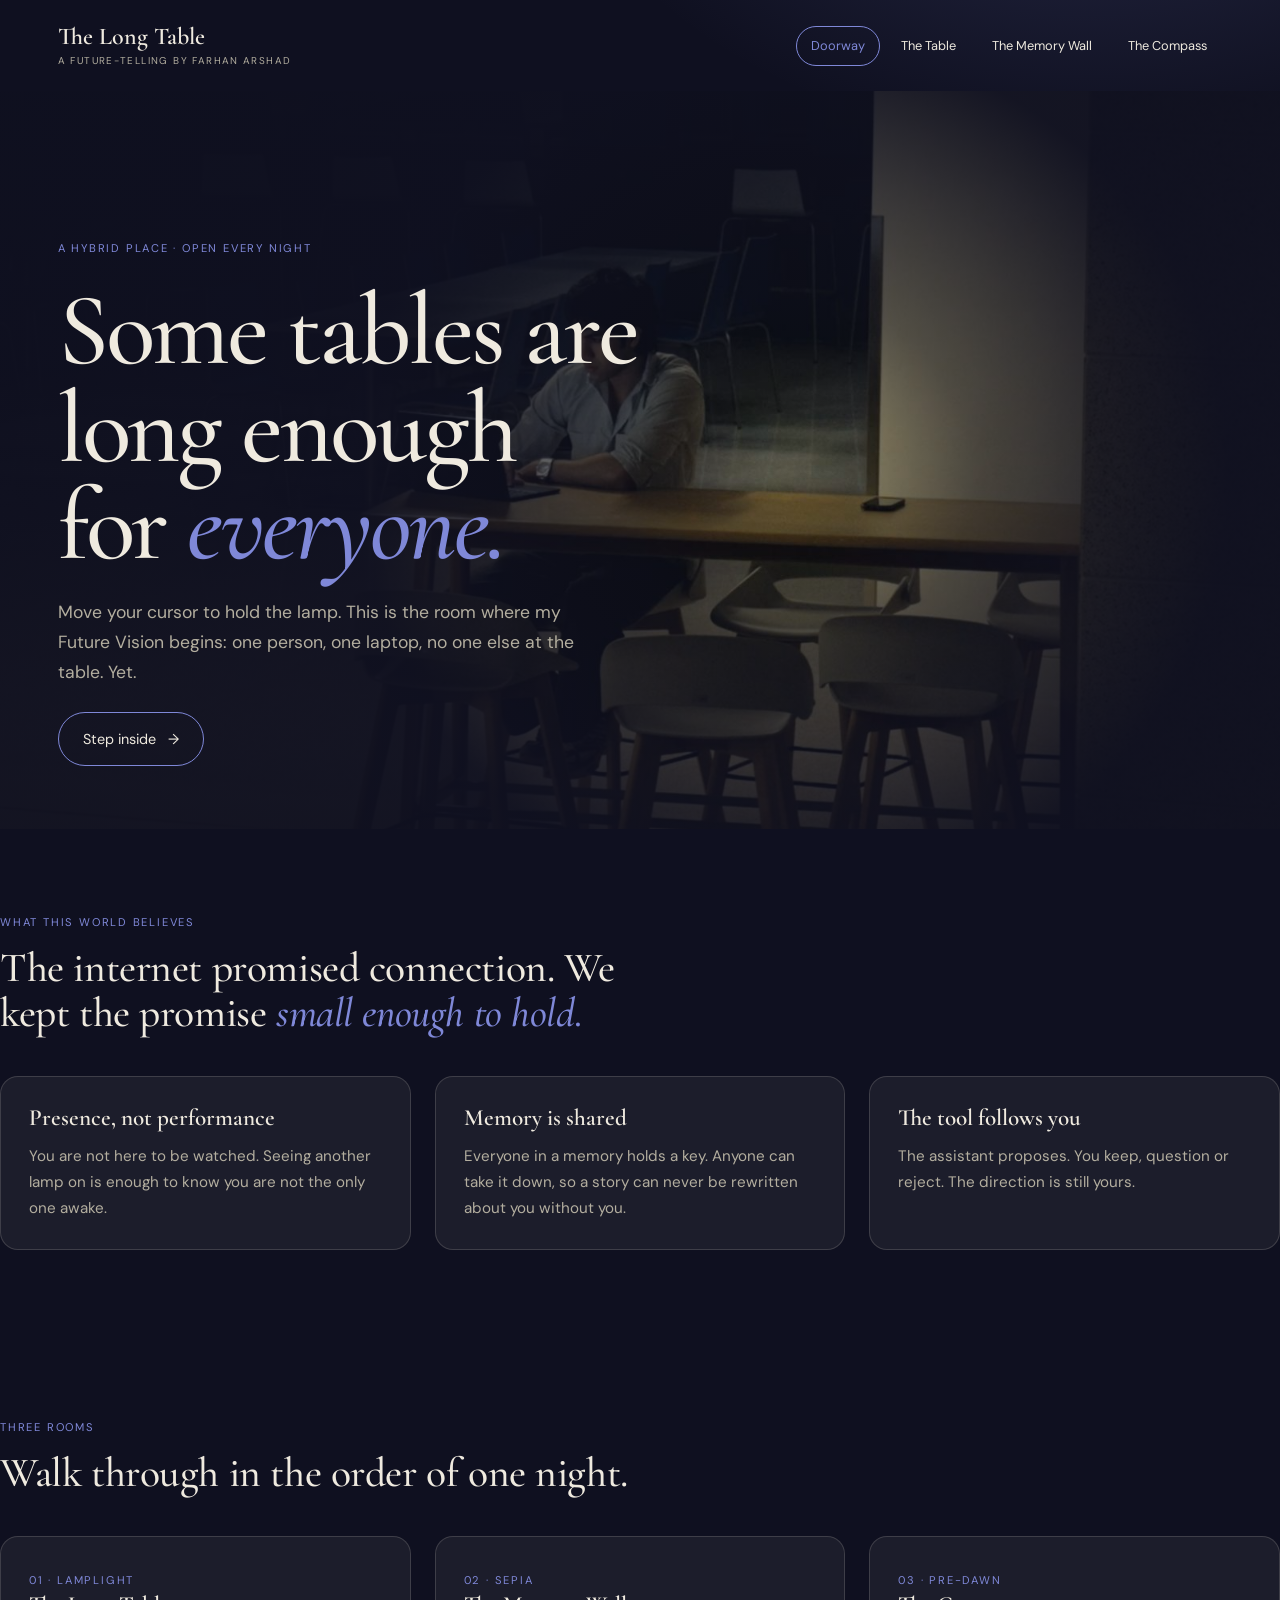
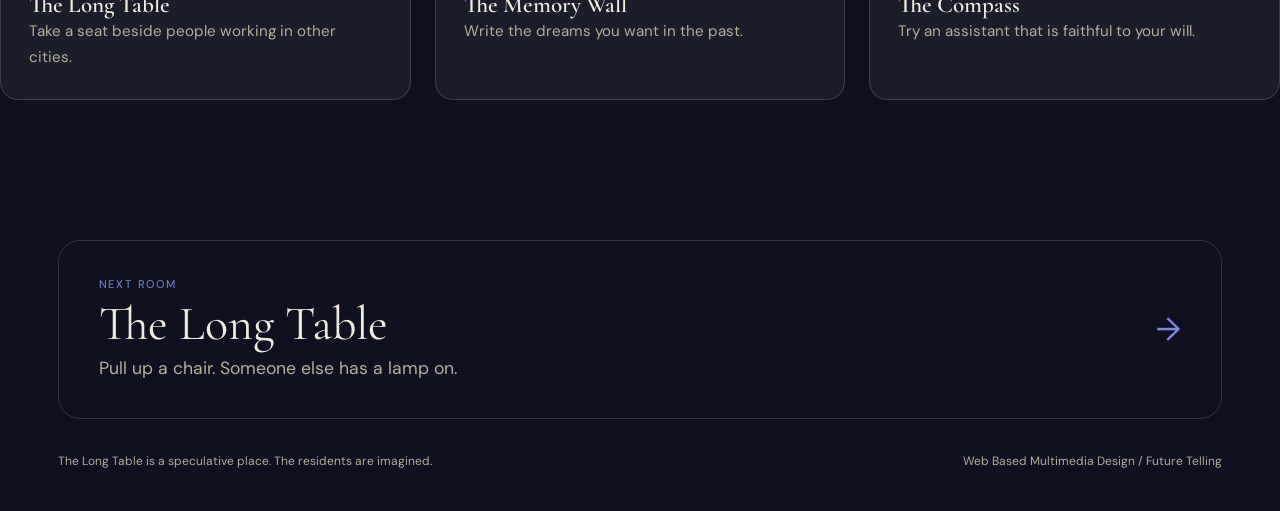
<file: index.html>
<!DOCTYPE html>
<html lang="en">
<head>
  <meta charset="UTF-8">
  <meta name="viewport" content="width=device-width, initial-scale=1.0">
  <meta name="description" content="A hybrid future place where people who build alone at night are never alone: a long table, a memory wall and an assistant that follows your will.">
  <title>The Doorway | The Long Table</title>
  <link rel="stylesheet" href="style.css">
  <script src="script.js" defer></script>
</head>
<body data-room="doorway">
  <a class="skip-link" href="#main">Skip to the room</a>
  <header class="site-header">
    <a class="brand" href="index.html">The Long Table<span>A future-telling by Farhan Arshad</span></a>
    <nav aria-label="Rooms">
      <ol class="rooms">
        <li><a href="index.html" aria-current="page">Doorway</a></li>
        <li><a href="table.html">The Table</a></li>
        <li><a href="memory.html">The Memory Wall</a></li>
        <li><a href="compass.html">The Compass</a></li>
      </ol>
    </nav>
  </header>

  <main id="main">
    <section class="doorway" aria-labelledby="page-title">
      <img src="images/late-night-table.jpg" alt="A person working at a laptop at a long wooden table in a dark, empty hall, lit only by the screen." width="1600" height="948" fetchpriority="high">
      <div class="wrap">
        <div class="doorway-copy">
          <p class="eyebrow">A hybrid place &middot; open every night</p>
          <h1 id="page-title">Some tables are long enough for <em>everyone.</em></h1>
          <p class="lede">Move your cursor to hold the lamp. This is the room where my Future Vision begins: one person, one laptop, no one else at the table. Yet.</p>
          <a class="button" href="table.html">Step inside <span aria-hidden="true">&rarr;</span></a>
        </div>
      </div>
    </section>

    <section class="section wrap" aria-labelledby="beliefs-title">
      <div class="section-head">
        <p class="eyebrow">What this world believes</p>
        <h2 id="beliefs-title">The internet promised connection. We kept the promise <em>small enough to hold.</em></h2>
      </div>
      <div class="row">
        <article class="card">
          <h3>Presence, not performance</h3>
          <p>You are not here to be watched. Seeing another lamp on is enough to know you are not the only one awake.</p>
        </article>
        <article class="card">
          <h3>Memory is shared</h3>
          <p>Everyone in a memory holds a key. Anyone can take it down, so a story can never be rewritten about you without you.</p>
        </article>
        <article class="card">
          <h3>The tool follows you</h3>
          <p>The assistant proposes. You keep, question or reject. The direction is still yours.</p>
        </article>
      </div>
    </section>

    <section class="section wrap" aria-labelledby="rooms-title">
      <div class="section-head">
        <p class="eyebrow">Three rooms</p>
        <h2 id="rooms-title">Walk through in the order of one night.</h2>
      </div>
      <ul class="row">
        <li class="card card--link">
          <a href="table.html">
            <span class="eyebrow">01 &middot; Lamplight</span>
            <h3>The Long Table</h3>
            <p>Take a seat beside people working in other cities.</p>
          </a>
        </li>
        <li class="card card--link">
          <a href="memory.html">
            <span class="eyebrow">02 &middot; Sepia</span>
            <h3>The Memory Wall</h3>
            <p>Write the dreams you want in the past.</p>
          </a>
        </li>
        <li class="card card--link">
          <a href="compass.html">
            <span class="eyebrow">03 &middot; Pre-dawn</span>
            <h3>The Compass</h3>
            <p>Try an assistant that is faithful to your will.</p>
          </a>
        </li>
      </ul>
    </section>
  </main>

  <footer class="site-footer">
    <a class="next-door" href="table.html">
      <span>
        <span class="eyebrow">Next room</span>
        <span class="next-title">The Long Table</span>
        <span class="lede">Pull up a chair. Someone else has a lamp on.</span>
      </span>
      <span class="next-arrow" aria-hidden="true">&rarr;</span>
    </a>
    <p class="colophon"><span>The Long Table is a speculative place. The residents are imagined.</span><span>Web Based Multimedia Design / Future Telling</span></p>
  </footer>
</body>
</html>
</file>
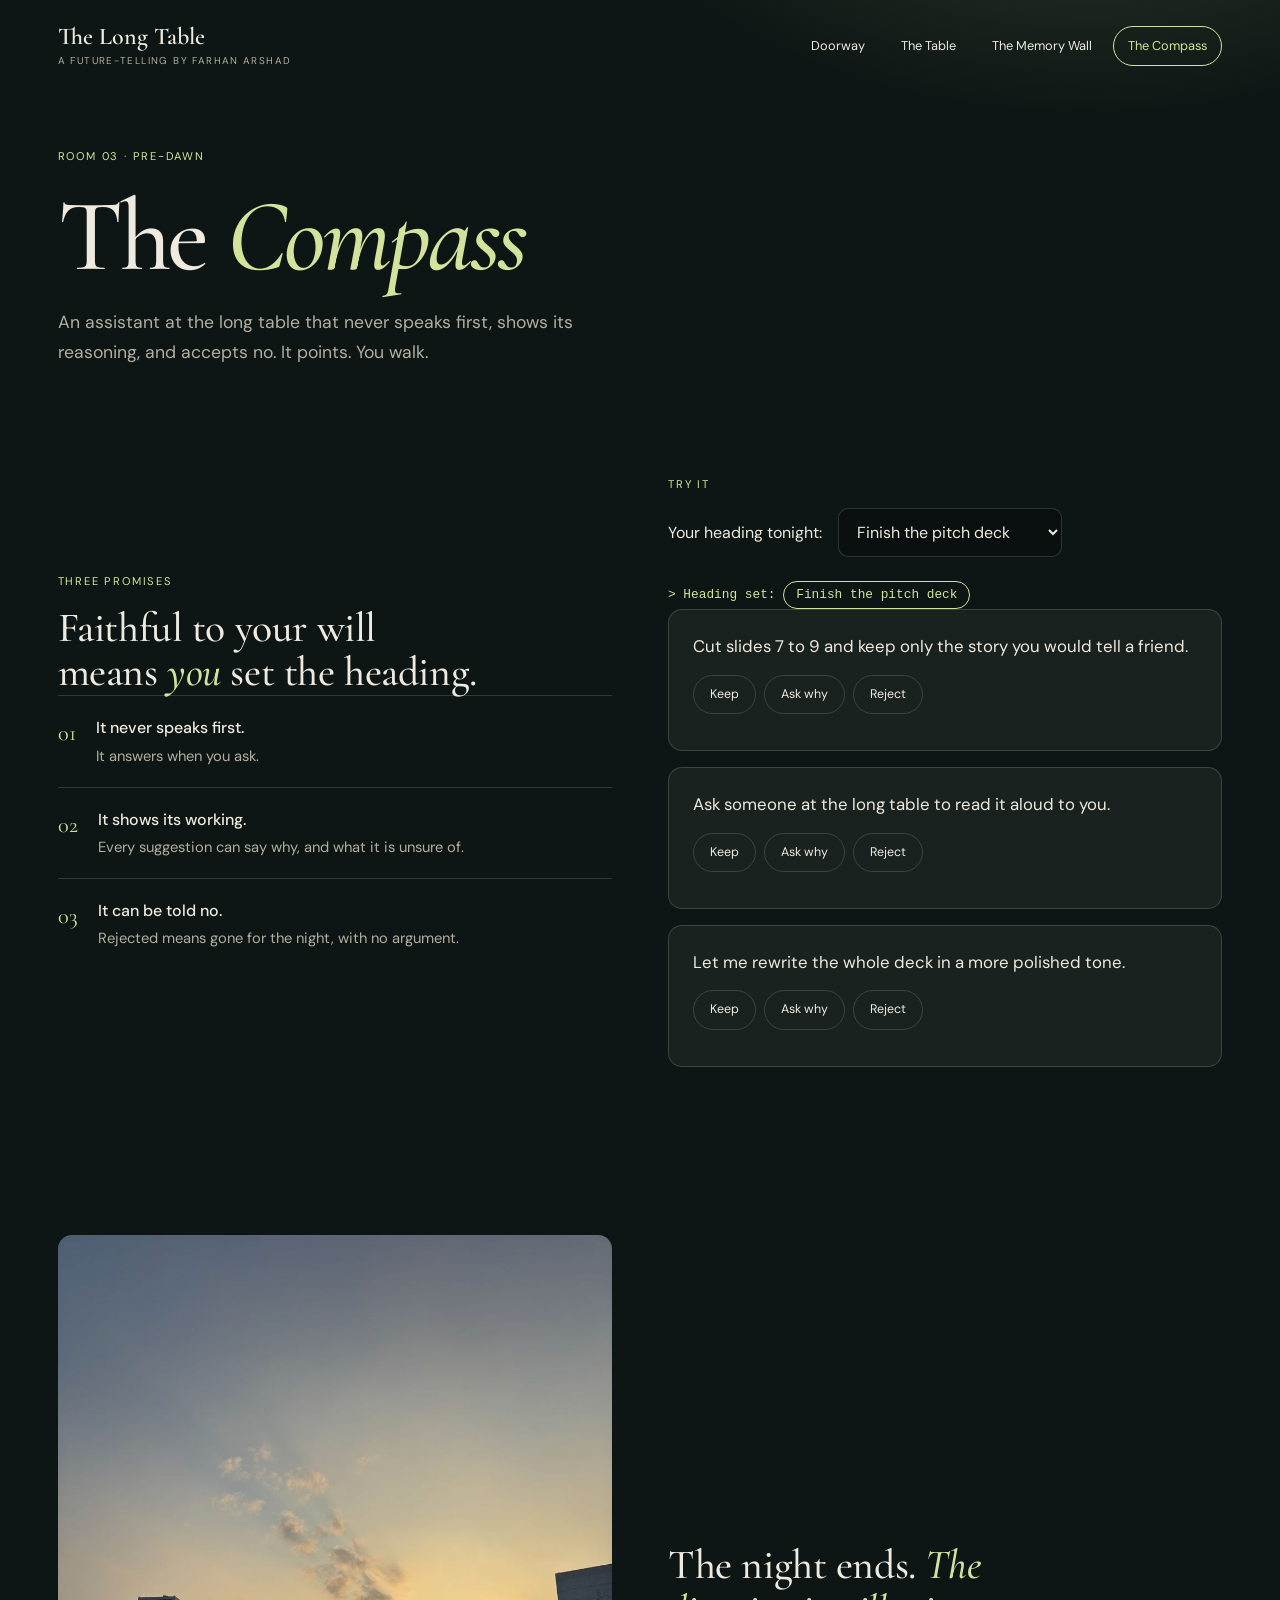
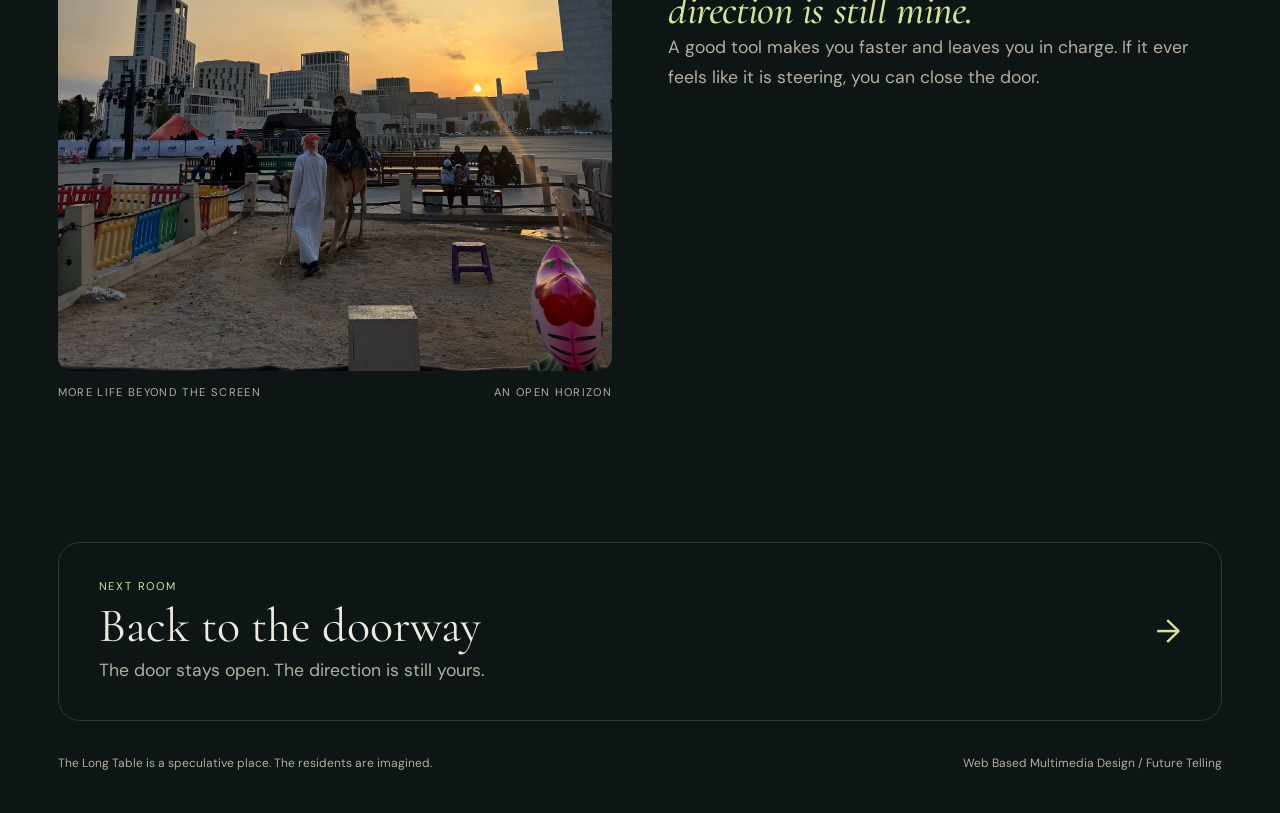
<file: compass.html>
<!DOCTYPE html>
<html lang="en">
<head>
  <meta charset="UTF-8">
  <meta name="viewport" content="width=device-width, initial-scale=1.0">
  <meta name="description" content="An assistant that is faithful to your will: it proposes, shows its reasoning, and accepts no for an answer.">
  <title>The Compass | The Long Table</title>
  <link rel="stylesheet" href="style.css">
  <script src="script.js" defer></script>
</head>
<body data-room="compass">
  <a class="skip-link" href="#main">Skip to the room</a>
  <header class="site-header">
    <a class="brand" href="index.html">The Long Table<span>A future-telling by Farhan Arshad</span></a>
    <nav aria-label="Rooms">
      <ol class="rooms">
        <li><a href="index.html">Doorway</a></li>
        <li><a href="table.html">The Table</a></li>
        <li><a href="memory.html">The Memory Wall</a></li>
        <li><a href="compass.html" aria-current="page">The Compass</a></li>
      </ol>
    </nav>
  </header>

  <main id="main">
    <div class="wrap">
      <section class="page-intro" aria-labelledby="page-title">
        <p class="eyebrow">Room 03 &middot; Pre-dawn</p>
        <h1 id="page-title">The <em>Compass</em></h1>
        <p class="lede">An assistant at the long table that never speaks first, shows its reasoning, and accepts no. It points. You walk.</p>
      </section>

      <section class="section" aria-labelledby="try-title">
        <div class="split">
          <div>
            <p class="eyebrow">Three promises</p>
            <h2 id="try-title">Faithful to your will means <em>you</em> set the heading.</h2>
            <ol class="rules">
              <li><div><strong>It never speaks first.</strong><span>It answers when you ask.</span></div></li>
              <li><div><strong>It shows its working.</strong><span>Every suggestion can say why, and what it is unsure of.</span></div></li>
              <li><div><strong>It can be told no.</strong><span>Rejected means gone for the night, with no argument.</span></div></li>
            </ol>
          </div>

          <div>
            <p class="eyebrow">Try it</p>
            <div class="compass-controls">
              <label for="heading">Your heading tonight:</label>
              <select id="heading" data-heading>
                <option value="pitch">Finish the pitch deck</option>
                <option value="family">Call home</option>
                <option value="cook">Learn one dish properly</option>
              </select>
            </div>
            <p class="system-voice">&gt; Heading set: <span class="heading-chip" data-chip>Finish the pitch deck</span></p>
            <ul class="proposals" data-proposals aria-live="polite"></ul>
          </div>
        </div>
      </section>

      <section class="section" aria-labelledby="horizon-title">
        <div class="split">
          <figure>
            <img src="images/sunset.jpg" alt="A camel ride in an open plaza at sunset with city buildings behind." width="1000" height="1328" loading="lazy">
            <figcaption><span>More life beyond the screen</span><span>An open horizon</span></figcaption>
          </figure>
          <div>
            <h2 id="horizon-title">The night ends. <em>The direction is still mine.</em></h2>
            <p class="lede">A good tool makes you faster and leaves you in charge. If it ever feels like it is steering, you can close the door.</p>
          </div>
        </div>
      </section>
    </div>
  </main>

  <footer class="site-footer">
    <a class="next-door" href="index.html">
      <span>
        <span class="eyebrow">Next room</span>
        <span class="next-title">Back to the doorway</span>
        <span class="lede">The door stays open. The direction is still yours.</span>
      </span>
      <span class="next-arrow" aria-hidden="true">&rarr;</span>
    </a>
    <p class="colophon"><span>The Long Table is a speculative place. The residents are imagined.</span><span>Web Based Multimedia Design / Future Telling</span></p>
  </footer>
</body>
</html>
</file>
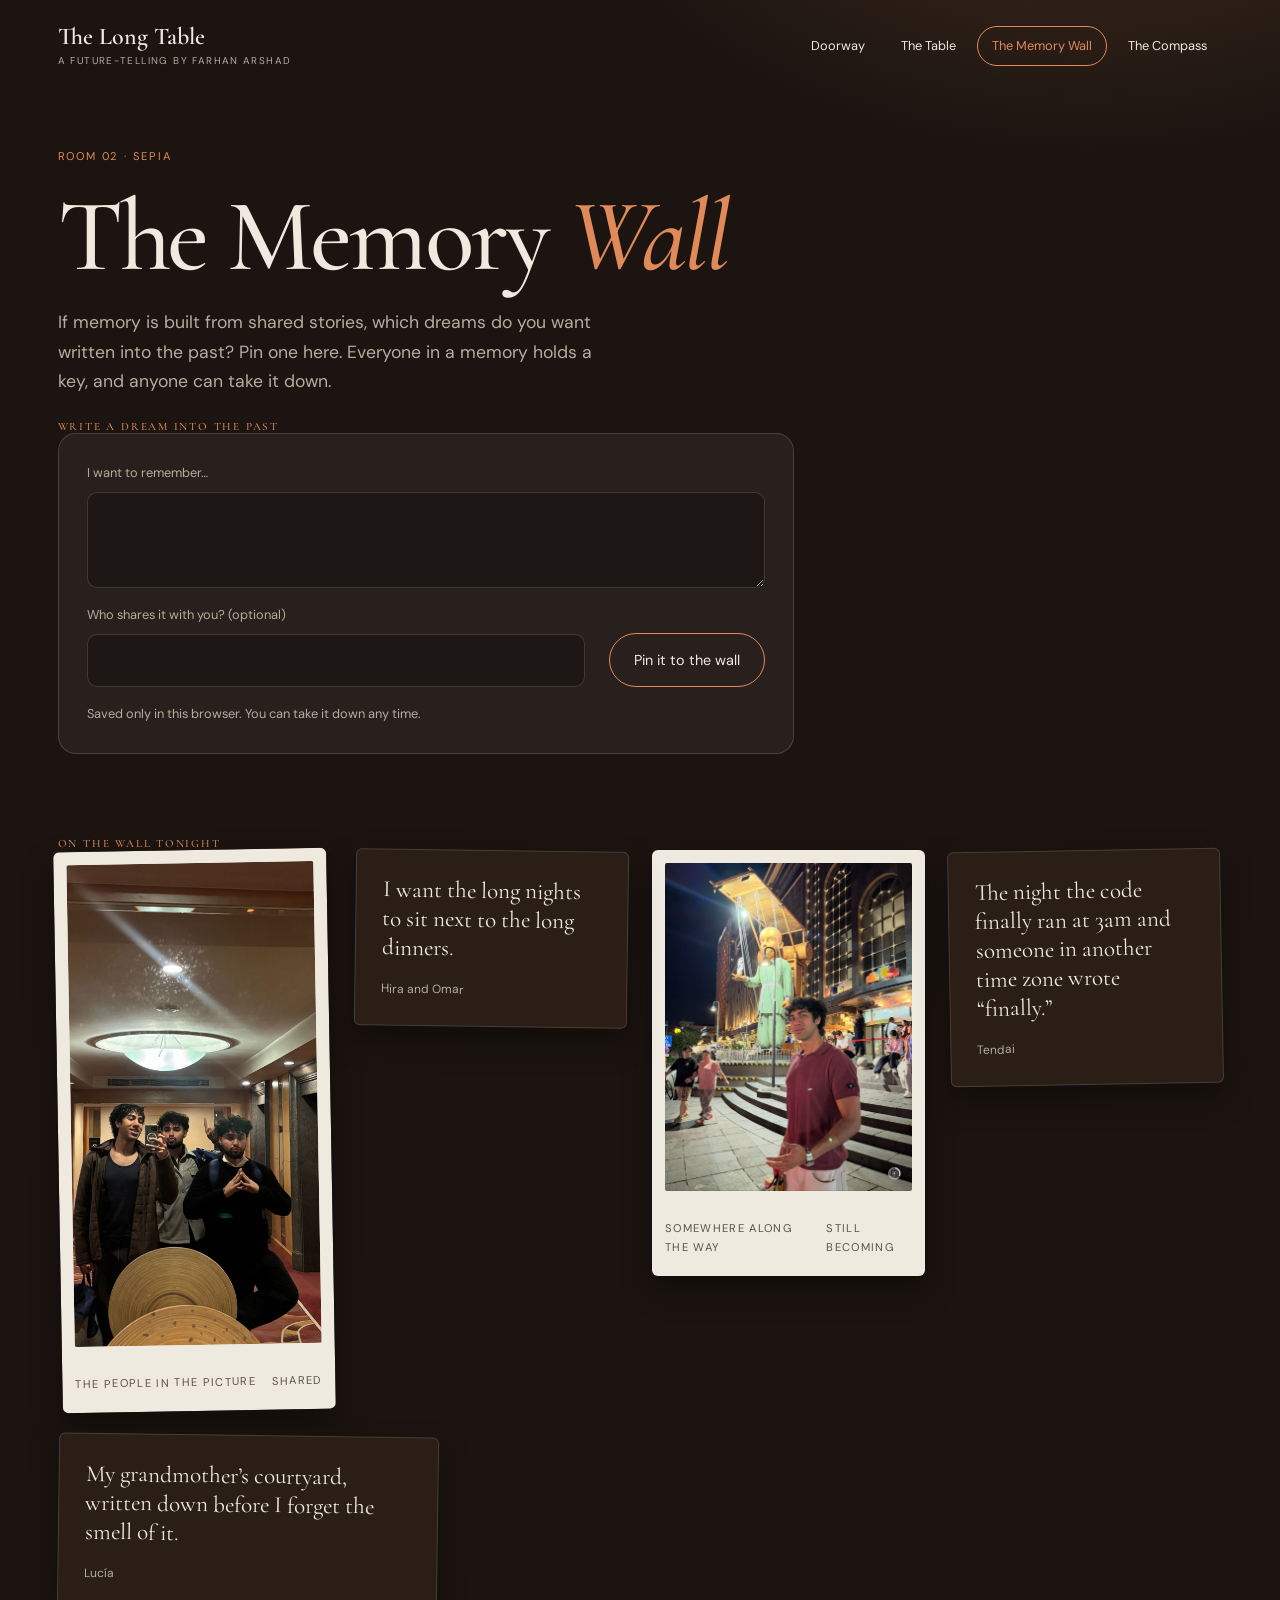
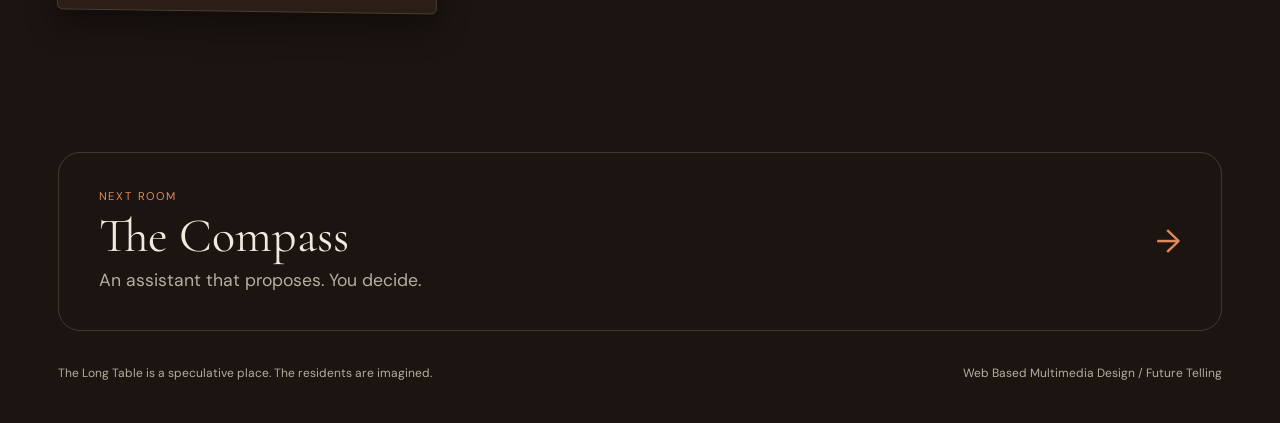
<file: memory.html>
<!DOCTYPE html>
<html lang="en">
<head>
  <meta charset="UTF-8">
  <meta name="viewport" content="width=device-width, initial-scale=1.0">
  <meta name="description" content="A shared wall where people write the dreams they want in the past. Every person in a memory can take it down.">
  <title>The Memory Wall | The Long Table</title>
  <link rel="stylesheet" href="style.css">
  <script src="script.js" defer></script>
</head>
<body data-room="memory">
  <a class="skip-link" href="#main">Skip to the room</a>
  <header class="site-header">
    <a class="brand" href="index.html">The Long Table<span>A future-telling by Farhan Arshad</span></a>
    <nav aria-label="Rooms">
      <ol class="rooms">
        <li><a href="index.html">Doorway</a></li>
        <li><a href="table.html">The Table</a></li>
        <li><a href="memory.html" aria-current="page">The Memory Wall</a></li>
        <li><a href="compass.html">The Compass</a></li>
      </ol>
    </nav>
  </header>

  <main id="main">
    <div class="wrap">
      <section class="page-intro" aria-labelledby="page-title">
        <p class="eyebrow">Room 02 &middot; Sepia</p>
        <h1 id="page-title">The Memory <em>Wall</em></h1>
        <p class="lede">If memory is built from shared stories, which dreams do you want written into the past? Pin one here. Everyone in a memory holds a key, and anyone can take it down.</p>
      </section>

      <section aria-labelledby="form-title">
        <h2 id="form-title" class="eyebrow">Write a dream into the past</h2>
        <form class="memory-form" data-memory-form>
          <label>I want to remember&hellip;
            <textarea name="dream" required maxlength="220"></textarea>
          </label>
          <div class="row">
            <label class="grow">Who shares it with you? (optional)
              <input type="text" name="with" maxlength="60">
            </label>
            <button class="button" type="submit">Pin it to the wall</button>
          </div>
          <p class="lede small">Saved only in this browser. You can take it down any time.</p>
        </form>
      </section>

      <section class="section" aria-labelledby="wall-title">
        <h2 id="wall-title" class="eyebrow">On the wall tonight</h2>
        <div class="wall" data-wall>
          <figure class="pin pin--photo">
            <img src="images/friends.jpg" alt="Three friends posing together in a hallway mirror." width="900" height="1754" loading="lazy">
            <figcaption><span>The people in the picture</span><span>Shared</span></figcaption>
          </figure>
          <article class="pin">
            <blockquote>I want the long nights to sit next to the long dinners.</blockquote>
            <footer><span>Hira and Omar</span></footer>
          </article>
          <figure class="pin pin--photo">
            <img src="images/night-walk.jpg" alt="A portrait on a lively street at night, with lit buildings and a large puppet sculpture behind." width="1000" height="1327" loading="lazy">
            <figcaption><span>Somewhere along the way</span><span>Still becoming</span></figcaption>
          </figure>
          <article class="pin">
            <blockquote>The night the code finally ran at 3am and someone in another time zone wrote &ldquo;finally.&rdquo;</blockquote>
            <footer><span>Tendai</span></footer>
          </article>
          <article class="pin">
            <blockquote>My grandmother&rsquo;s courtyard, written down before I forget the smell of it.</blockquote>
            <footer><span>Luc&iacute;a</span></footer>
          </article>
        </div>
      </section>
    </div>
  </main>

  <footer class="site-footer">
    <a class="next-door" href="compass.html">
      <span>
        <span class="eyebrow">Next room</span>
        <span class="next-title">The Compass</span>
        <span class="lede">An assistant that proposes. You decide.</span>
      </span>
      <span class="next-arrow" aria-hidden="true">&rarr;</span>
    </a>
    <p class="colophon"><span>The Long Table is a speculative place. The residents are imagined.</span><span>Web Based Multimedia Design / Future Telling</span></p>
  </footer>
</body>
</html>
</file>
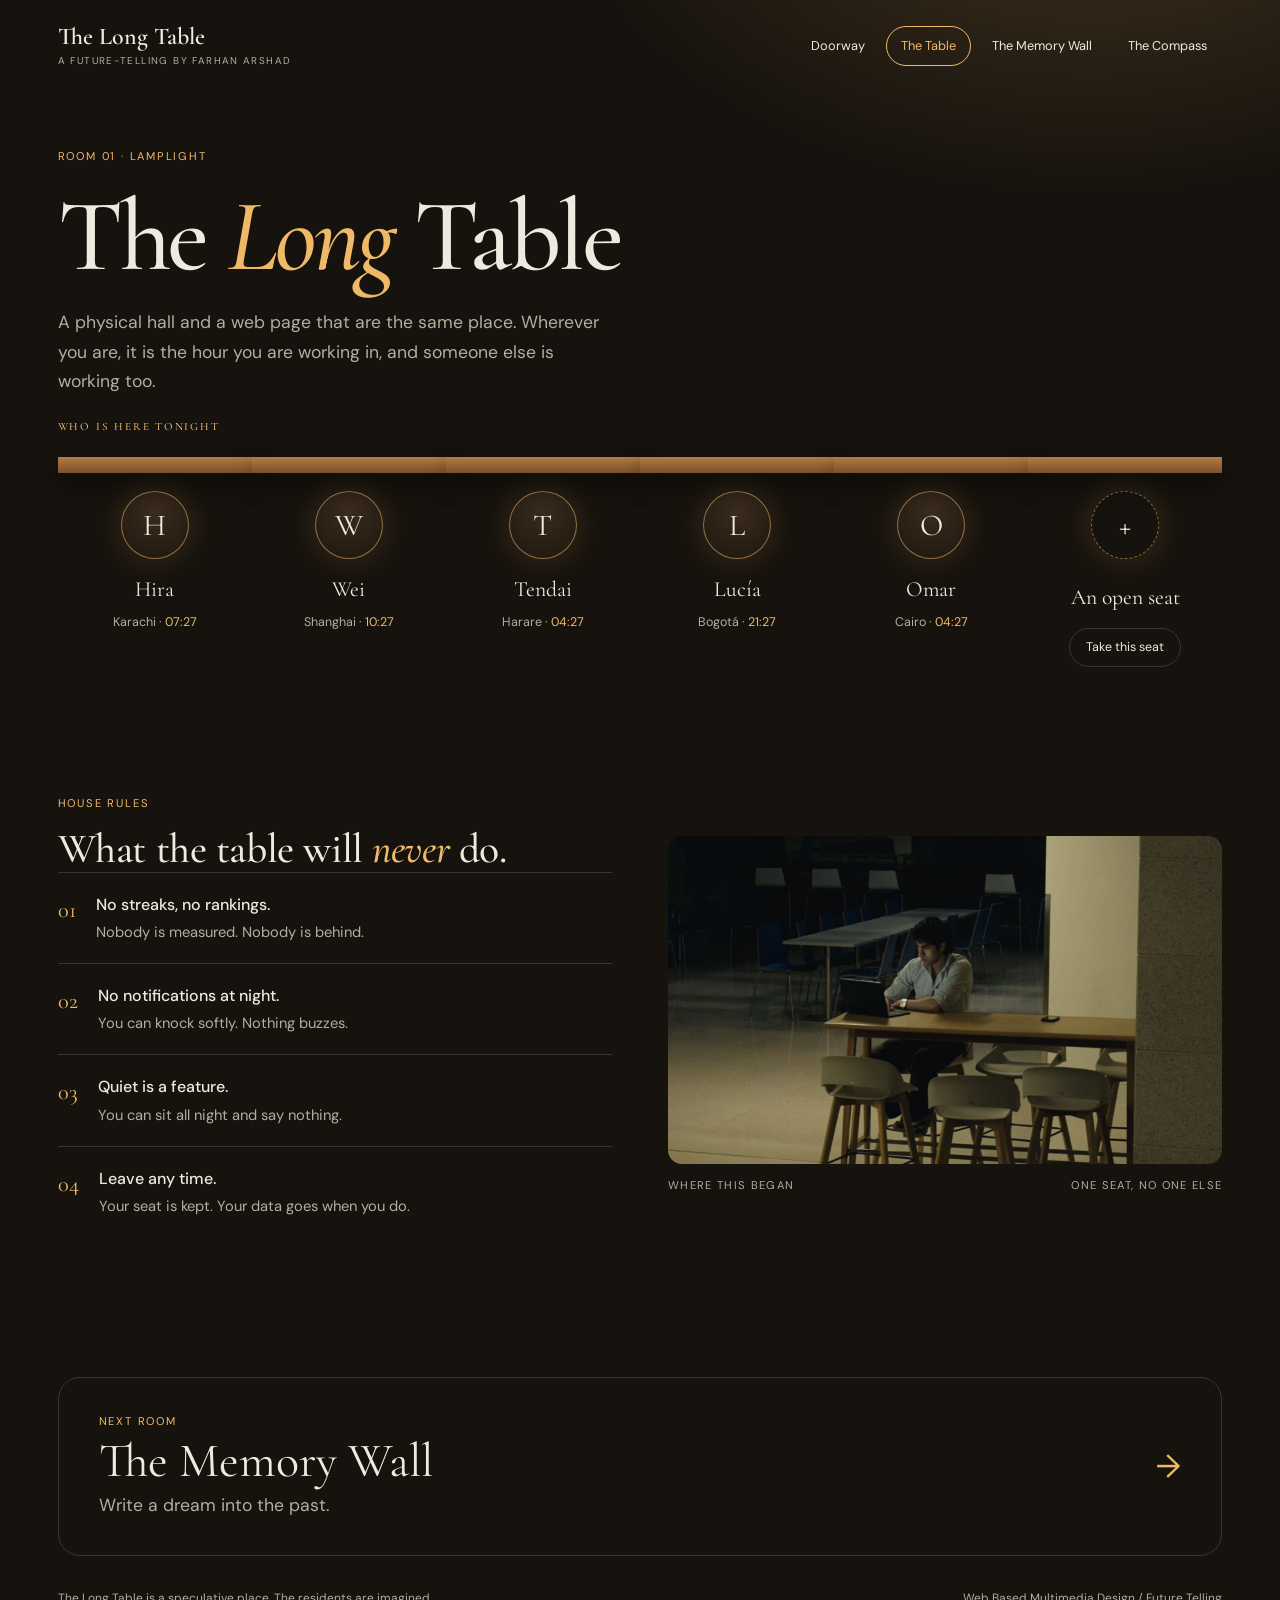
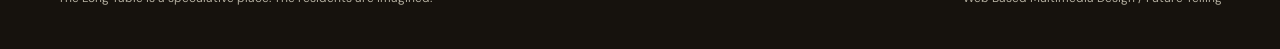
<file: table.html>
<!DOCTYPE html>
<html lang="en">
<head>
  <meta charset="UTF-8">
  <meta name="viewport" content="width=device-width, initial-scale=1.0">
  <meta name="description" content="A long table shared by people building things alone at night in different cities. No streaks, no rankings, no notifications.">
  <title>The Long Table | The Long Table</title>
  <link rel="stylesheet" href="style.css">
  <script src="script.js" defer></script>
</head>
<body data-room="table">
  <a class="skip-link" href="#main">Skip to the room</a>
  <header class="site-header">
    <a class="brand" href="index.html">The Long Table<span>A future-telling by Farhan Arshad</span></a>
    <nav aria-label="Rooms">
      <ol class="rooms">
        <li><a href="index.html">Doorway</a></li>
        <li><a href="table.html" aria-current="page">The Table</a></li>
        <li><a href="memory.html">The Memory Wall</a></li>
        <li><a href="compass.html">The Compass</a></li>
      </ol>
    </nav>
  </header>

  <main id="main">
    <div class="wrap">
      <section class="page-intro" aria-labelledby="page-title">
        <p class="eyebrow">Room 01 &middot; Lamplight</p>
        <h1 id="page-title">The <em>Long</em> Table</h1>
        <p class="lede">A physical hall and a web page that are the same place. Wherever you are, it is the hour you are working in, and someone else is working too.</p>
      </section>

      <section aria-labelledby="seats-title">
        <h2 id="seats-title" class="eyebrow">Who is here tonight</h2>
        <ul class="seats">
        <li class="seat">
          <details>
            <summary>
              <span class="avatar" aria-hidden="true">H</span>
              <span class="name">Hira</span>
              <span class="where">Karachi &middot; <time data-tz="Asia/Karachi">--:--</time></span>
            </summary>
            <div class="note">
              <p>Revising a thesis chapter on rural schools.</p>
              <button class="button button--quiet" type="button" data-knock>Knock softly</button>
            </div>
          </details>
        </li>
        <li class="seat">
          <details>
            <summary>
              <span class="avatar" aria-hidden="true">W</span>
              <span class="name">Wei</span>
              <span class="where">Shanghai &middot; <time data-tz="Asia/Shanghai">--:--</time></span>
            </summary>
            <div class="note">
              <p>Soldering a first synth kit, badly, happily.</p>
              <button class="button button--quiet" type="button" data-knock>Knock softly</button>
            </div>
          </details>
        </li>
        <li class="seat">
          <details>
            <summary>
              <span class="avatar" aria-hidden="true">T</span>
              <span class="name">Tendai</span>
              <span class="where">Harare &middot; <time data-tz="Africa/Harare">--:--</time></span>
            </summary>
            <div class="note">
              <p>Drafting a pitch for a village solar co-op.</p>
              <button class="button button--quiet" type="button" data-knock>Knock softly</button>
            </div>
          </details>
        </li>
        <li class="seat">
          <details>
            <summary>
              <span class="avatar" aria-hidden="true">L</span>
              <span class="name">Luc&iacute;a</span>
              <span class="where">Bogot&aacute; &middot; <time data-tz="America/Bogota">--:--</time></span>
            </summary>
            <div class="note">
              <p>Mending a jacket pattern her grandmother drew.</p>
              <button class="button button--quiet" type="button" data-knock>Knock softly</button>
            </div>
          </details>
        </li>
        <li class="seat">
          <details>
            <summary>
              <span class="avatar" aria-hidden="true">O</span>
              <span class="name">Omar</span>
              <span class="where">Cairo &middot; <time data-tz="Africa/Cairo">--:--</time></span>
            </summary>
            <div class="note">
              <p>Rebuilding the bus timetable for his own street.</p>
              <button class="button button--quiet" type="button" data-knock>Knock softly</button>
            </div>
          </details>
        </li>
          <li class="seat seat--open">
            <div class="seat-inner">
              <span class="avatar" aria-hidden="true">+</span>
              <span class="name">An open seat</span>
              <button class="button button--quiet" type="button" data-claim aria-pressed="false">Take this seat</button>
            </div>
          </li>
        </ul>
        <p class="status" role="status" data-status></p>
      </section>

      <section class="section" aria-labelledby="rules-title">
        <div class="split">
          <div>
            <p class="eyebrow">House rules</p>
            <h2 id="rules-title">What the table will <em>never</em> do.</h2>
            <ol class="rules">
              <li><div><strong>No streaks, no rankings.</strong><span>Nobody is measured. Nobody is behind.</span></div></li>
              <li><div><strong>No notifications at night.</strong><span>You can knock softly. Nothing buzzes.</span></div></li>
              <li><div><strong>Quiet is a feature.</strong><span>You can sit all night and say nothing.</span></div></li>
              <li><div><strong>Leave any time.</strong><span>Your seat is kept. Your data goes when you do.</span></div></li>
            </ol>
          </div>
          <figure>
            <img src="images/late-night-table.jpg" alt="A person working alone at a long table in a dark hall." width="1600" height="948" loading="lazy">
            <figcaption><span>Where this began</span><span>One seat, no one else</span></figcaption>
          </figure>
        </div>
      </section>
    </div>
  </main>

  <footer class="site-footer">
    <a class="next-door" href="memory.html">
      <span>
        <span class="eyebrow">Next room</span>
        <span class="next-title">The Memory Wall</span>
        <span class="lede">Write a dream into the past.</span>
      </span>
      <span class="next-arrow" aria-hidden="true">&rarr;</span>
    </a>
    <p class="colophon"><span>The Long Table is a speculative place. The residents are imagined.</span><span>Web Based Multimedia Design / Future Telling</span></p>
  </footer>
</body>
</html>
</file>
<file: style.css>
/* The Long Table: a future-telling by Farhan Arshad
   Fonts: Cormorant Garamond (display) + DM Sans (interface), loaded with @import.
   Refer to them in CSS as var(--font-display) and var(--font-body).
   Layout is built with CSS flexbox throughout. */
@import url('https://fonts.googleapis.com/css2?family=Cormorant+Garamond:ital,wght@0,500;0,600;1,500;1,600&family=DM+Sans:wght@400;500;600&display=swap');

/* Animatable lamp position (falls back to a static lamp if unsupported) */
@property --mx { syntax: '<percentage>'; inherits: true; initial-value: 62%; }
@property --my { syntax: '<percentage>'; inherits: true; initial-value: 52%; }

:root {
  --font-display: 'Cormorant Garamond', Georgia, serif;
  --font-body: 'DM Sans', Arial, sans-serif;
  --paper: #efeadf;
  --muted: #b3ae9f;
  --sage: #d4e39c;
  --lamp: #f0b968;
  --bg: #0f1020;
  --glow: #7f88d8;
  --rule: rgba(239, 234, 223, .16);
  --card: rgba(239, 234, 223, .06);
}

/* Each room is a different hour of one night: dusk, lamplight, sepia, pre-dawn */
body[data-room="doorway"] { --bg: #0f1020; --glow: #7f88d8; }
body[data-room="table"]   { --bg: #16120d; --glow: #f0b968; }
body[data-room="memory"]  { --bg: #1b1410; --glow: #e08a5a; }
body[data-room="compass"] { --bg: #0d1614; --glow: #d4e39c; }

* { box-sizing: border-box; }
html { scroll-behavior: smooth; }
body {
  margin: 0;
  min-height: 100vh;
  display: flex;
  flex-direction: column;
  background:
    radial-gradient(60vmax 40vmax at 85% -10%, color-mix(in srgb, var(--glow) 22%, transparent), transparent 70%),
    var(--bg);
  color: var(--paper);
  font-family: var(--font-body);
  line-height: 1.7;
  -webkit-font-smoothing: antialiased;
}
img { display: block; max-width: 100%; }
a { color: inherit; text-decoration: none; }
a:hover { color: var(--glow); }
:focus-visible { outline: 2px solid var(--glow); outline-offset: 4px; }
h1, h2, h3, p, figure, ul, ol { margin: 0; padding: 0; }
ul, ol { list-style: none; }
::selection { background: var(--glow); color: var(--bg); }

/* Type hierarchy: h1 > h2 > h3 > body > eyebrow */
h1 { font-family: var(--font-display); font-weight: 500; font-size: clamp(3rem, 8vw, 6.5rem); line-height: .95; letter-spacing: -.03em; text-wrap: balance; }
h1 em, h2 em { color: var(--glow); }
h2 { font-family: var(--font-display); font-weight: 500; font-size: clamp(1.8rem, 3.6vw, 2.6rem); line-height: 1.08; letter-spacing: -.01em; text-wrap: balance; }
h3 { font-family: var(--font-display); font-weight: 600; font-size: 1.45rem; line-height: 1.15; }
.eyebrow { font-size: .7rem; letter-spacing: .16em; text-transform: uppercase; color: var(--glow); }
.lede { font-size: 1.1rem; color: var(--muted); max-width: 34rem; }

.skip-link { position: absolute; left: 16px; top: -80px; z-index: 20; padding: 12px 16px; background: var(--paper); color: #111; }
.skip-link:focus { top: 12px; }

/* ---------- Header and navigation (flex) ---------- */
.site-header {
  width: 100%;
  max-width: 1280px;
  margin: 0 auto;
  padding: 24px 4.5%;
  display: flex;
  align-items: center;
  justify-content: space-between;
  gap: 24px;
  flex-wrap: wrap;
}
.brand { font-family: var(--font-display); font-size: 1.5rem; font-weight: 600; display: flex; flex-direction: column; line-height: 1.1; }
.brand span { font-family: var(--font-body); font-size: .62rem; letter-spacing: .14em; text-transform: uppercase; color: var(--muted); margin-top: 6px; font-weight: 400; }
.rooms { display: flex; gap: 6px; flex-wrap: wrap; }
.rooms a { display: block; padding: 8px 14px; font-size: .8rem; border-radius: 99px; border: 1px solid transparent; }
.rooms a:hover { border-color: var(--rule); }
.rooms a[aria-current="page"] { border-color: var(--glow); color: var(--glow); }

main { flex: 1; width: 100%; }
.wrap { width: 100%; max-width: 1280px; margin: 0 auto; padding: 0 4.5%; }

/* ---------- Buttons ---------- */
.button {
  display: inline-flex;
  align-items: center;
  gap: 12px;
  padding: 14px 24px;
  border-radius: 99px;
  border: 1px solid var(--glow);
  background: transparent;
  color: var(--paper);
  font: inherit;
  font-size: .9rem;
  cursor: pointer;
  transition: background .25s, color .25s, transform .25s;
}
.button:hover { background: var(--glow); color: var(--bg); transform: translateY(-2px); }
.button--quiet { border-color: var(--rule); font-size: .78rem; padding: 8px 16px; }
.button[aria-pressed="true"] { background: var(--glow); color: var(--bg); }

/* ---------- Doorway (home) ---------- */
.doorway {
  position: relative;
  isolation: isolate;
  min-height: min(82vh, 760px);
  display: flex;
  align-items: flex-end;
  overflow: hidden;
  animation: lamp-drift 16s ease-in-out infinite alternate;
}
.doorway.is-tracking { animation: none; }
.doorway > img { position: absolute; inset: 0; width: 100%; height: 100%; object-fit: cover; object-position: 60% 50%; z-index: -2; }
.doorway::after {
  /* The room is dark except where the lamp is held */
  content: "";
  position: absolute;
  inset: 0;
  z-index: -1;
  background: radial-gradient(circle at var(--mx) var(--my), transparent 0, rgba(15, 16, 32, .55) 14vmax, rgba(15, 16, 32, .96) 34vmax);
  pointer-events: none;
}
.doorway-copy { display: flex; flex-direction: column; align-items: flex-start; gap: 24px; padding: 0 0 7vh; max-width: 760px; }
@keyframes lamp-drift { from { --mx: 38%; --my: 46%; } to { --mx: 66%; --my: 58%; } }

/* ---------- Beliefs / room cards (flex) ---------- */
.section { padding: 84px 0; }
.section-head { display: flex; flex-direction: column; gap: 14px; margin-bottom: 40px; max-width: 40rem; }
.row { display: flex; gap: 24px; flex-wrap: wrap; }
.card { flex: 1 1 260px; display: flex; flex-direction: column; gap: 12px; padding: 28px; border: 1px solid var(--rule); border-radius: 18px; background: var(--card); }
.card p { color: var(--muted); font-size: .95rem; }
.card--link { transition: transform .25s, border-color .25s; }
.card--link:hover { transform: translateY(-4px); border-color: var(--glow); }
.card .eyebrow { margin-bottom: 4px; }

/* ---------- Page intro ---------- */
.page-intro { display: flex; flex-direction: column; gap: 22px; padding: 56px 0 24px; max-width: 50rem; }

/* ---------- The Long Table ---------- */
.seats { display: flex; flex-wrap: wrap; justify-content: center; margin-top: 24px; }
.seat { position: relative; flex: 1 1 160px; max-width: 210px; padding: 34px 12px 22px; }
.seat::before {
  /* a plank of the long table */
  content: "";
  position: absolute;
  top: 0; left: 0; right: 0;
  height: 16px;
  background: linear-gradient(#b27c43, #7a5128);
  box-shadow: 0 10px 24px rgba(0, 0, 0, .45);
}
.seat details { display: flex; flex-direction: column; align-items: center; text-align: center; }
.seat summary { list-style: none; cursor: pointer; display: flex; flex-direction: column; align-items: center; gap: 4px; }
.seat summary::-webkit-details-marker { display: none; }
.avatar {
  width: 68px; height: 68px;
  border-radius: 50%;
  display: flex; align-items: center; justify-content: center;
  font-family: var(--font-display); font-size: 1.9rem;
  background: radial-gradient(circle at 50% 30%, #3a2c1c, #1d160f);
  border: 1px solid color-mix(in srgb, var(--lamp) 55%, transparent);
  box-shadow: 0 0 0 0 rgba(240, 185, 104, .5), 0 0 30px rgba(240, 185, 104, .18);
  transition: box-shadow .3s;
}
.seat summary:hover .avatar, .seat details[open] .avatar { box-shadow: 0 0 0 6px rgba(240, 185, 104, .12), 0 0 44px rgba(240, 185, 104, .4); }
.seat .name { font-family: var(--font-display); font-size: 1.35rem; margin-top: 8px; }
.seat .where { font-size: .78rem; color: var(--muted); }
.seat .where time { color: var(--lamp); font-variant-numeric: tabular-nums; }
.seat .note { margin-top: 12px; font-size: .88rem; color: var(--muted); display: flex; flex-direction: column; align-items: center; gap: 12px; }
.seat--open .avatar { border-style: dashed; background: transparent; }
.seat--open.is-taken .avatar { border-style: solid; box-shadow: 0 0 0 8px rgba(240, 185, 104, .15), 0 0 60px rgba(240, 185, 104, .6); }
.status { min-height: 1.5em; font-size: .85rem; color: var(--sage); text-align: center; }

.split { display: flex; gap: 56px; align-items: center; flex-wrap: wrap; }
.split > * { flex: 1 1 340px; }
.rules { display: flex; flex-direction: column; counter-reset: rule; }
.rules li { counter-increment: rule; display: flex; gap: 20px; padding: 18px 0; border-top: 1px solid var(--rule); }
.rules li::before { content: counter(rule, decimal-leading-zero); font-family: var(--font-display); font-size: 1.4rem; color: var(--glow); }
.rules strong { display: block; font-weight: 500; color: var(--paper); }
.rules span { color: var(--muted); font-size: .92rem; }
figure img { border-radius: 14px; width: 100%; height: auto; }
figcaption { margin-top: 12px; font-size: .7rem; letter-spacing: .12em; text-transform: uppercase; color: var(--muted); display: flex; justify-content: space-between; gap: 12px; }

/* ---------- Memory Wall ---------- */
.memory-form { display: flex; flex-direction: column; gap: 16px; padding: 28px; border: 1px solid var(--rule); border-radius: 18px; background: var(--card); max-width: 46rem; }
.memory-form label { display: flex; flex-direction: column; gap: 8px; font-size: .8rem; color: var(--muted); }
.memory-form textarea, .memory-form input, .compass-controls select {
  font: inherit; font-size: 1rem; color: var(--paper);
  background: rgba(0, 0, 0, .25); border: 1px solid var(--rule); border-radius: 10px; padding: 12px 14px;
}
.memory-form textarea { min-height: 96px; resize: vertical; }
.memory-form .row { align-items: flex-end; }
.wall { display: flex; flex-wrap: wrap; gap: 24px; align-items: flex-start; }
.pin { flex: 1 1 260px; max-width: 380px; display: flex; flex-direction: column; gap: 16px; padding: 26px; border: 1px solid var(--rule); border-radius: 6px; background: #2a1e16; box-shadow: 0 14px 30px rgba(0, 0, 0, .35); }
.pin:nth-child(3n+1) { transform: rotate(-1deg); }
.pin:nth-child(3n+2) { transform: rotate(.8deg); }
.pin blockquote { margin: 0; font-family: var(--font-display); font-size: 1.45rem; line-height: 1.25; }
.pin footer { display: flex; justify-content: space-between; align-items: center; gap: 12px; font-size: .75rem; color: var(--muted); }
.pin--photo { padding: 12px 12px 18px; background: var(--paper); color: #1b1410; }
.pin--photo figcaption { color: #5b5346; }
.pin--photo img { border-radius: 2px; }
.pin--mine { border-color: var(--glow); }

/* ---------- Compass ---------- */
.compass-controls { display: flex; gap: 16px; align-items: center; flex-wrap: wrap; margin-bottom: 24px; }
.proposals { display: flex; flex-direction: column; gap: 16px; }
.proposal { display: flex; flex-direction: column; gap: 14px; padding: 22px 24px; border: 1px solid var(--rule); border-radius: 14px; background: var(--card); transition: opacity .3s, border-color .3s; }
.proposal p { font-size: 1.05rem; }
.proposal .why { color: var(--muted); font-size: .9rem; border-left: 2px solid var(--glow); padding-left: 14px; }
.proposal .why[hidden] { display: none; }
.proposal .actions { display: flex; gap: 8px; flex-wrap: wrap; }
.proposal.is-kept { border-color: var(--sage); }
.proposal.is-rejected { opacity: .45; }
.system-voice { font-family: ui-monospace, 'SFMono-Regular', Menlo, monospace; font-size: .8rem; color: var(--sage); }
.heading-chip { display: inline-block; padding: 2px 12px; border: 1px solid var(--glow); border-radius: 99px; color: var(--glow); }

/* ---------- Footer: the next door ---------- */
.site-footer { width: 100%; max-width: 1280px; margin: 0 auto; padding: 56px 4.5% 40px; display: flex; flex-direction: column; gap: 32px; }
.next-door { display: flex; align-items: center; justify-content: space-between; gap: 24px; padding: 34px 40px; border: 1px solid var(--rule); border-radius: 22px; transition: border-color .3s, background .3s; }
.next-door:hover { border-color: var(--glow); background: var(--card); }
.next-door > span:first-child { display: flex; flex-direction: column; gap: 6px; }
.next-title { font-family: var(--font-display); font-size: clamp(1.8rem, 4vw, 3rem); line-height: 1; }
.next-arrow { font-size: 2rem; color: var(--glow); }
.colophon { font-size: .75rem; color: var(--muted); display: flex; justify-content: space-between; gap: 16px; flex-wrap: wrap; }

/* ---------- Small screens ---------- */
@media (max-width: 720px) {
  .site-header { flex-direction: column; align-items: flex-start; }
  .rooms a { padding: 7px 11px; font-size: .74rem; }
  .doorway { min-height: 78vh; }
  .section { padding: 56px 0; }
  .next-door { padding: 24px; }
  .pin:nth-child(n) { transform: none; }
}
@media (prefers-reduced-motion: reduce) {
  html { scroll-behavior: auto; }
  .doorway { animation: none; }
  * { transition: none !important; }
}

/* Small helpers */
.seat-inner { display: flex; flex-direction: column; align-items: center; gap: 12px; text-align: center; }
.grow { flex: 1 1 220px; }
.lede.small { font-size: .8rem; }

.split > div > .eyebrow { display: block; margin-bottom: 14px; }
</file>
